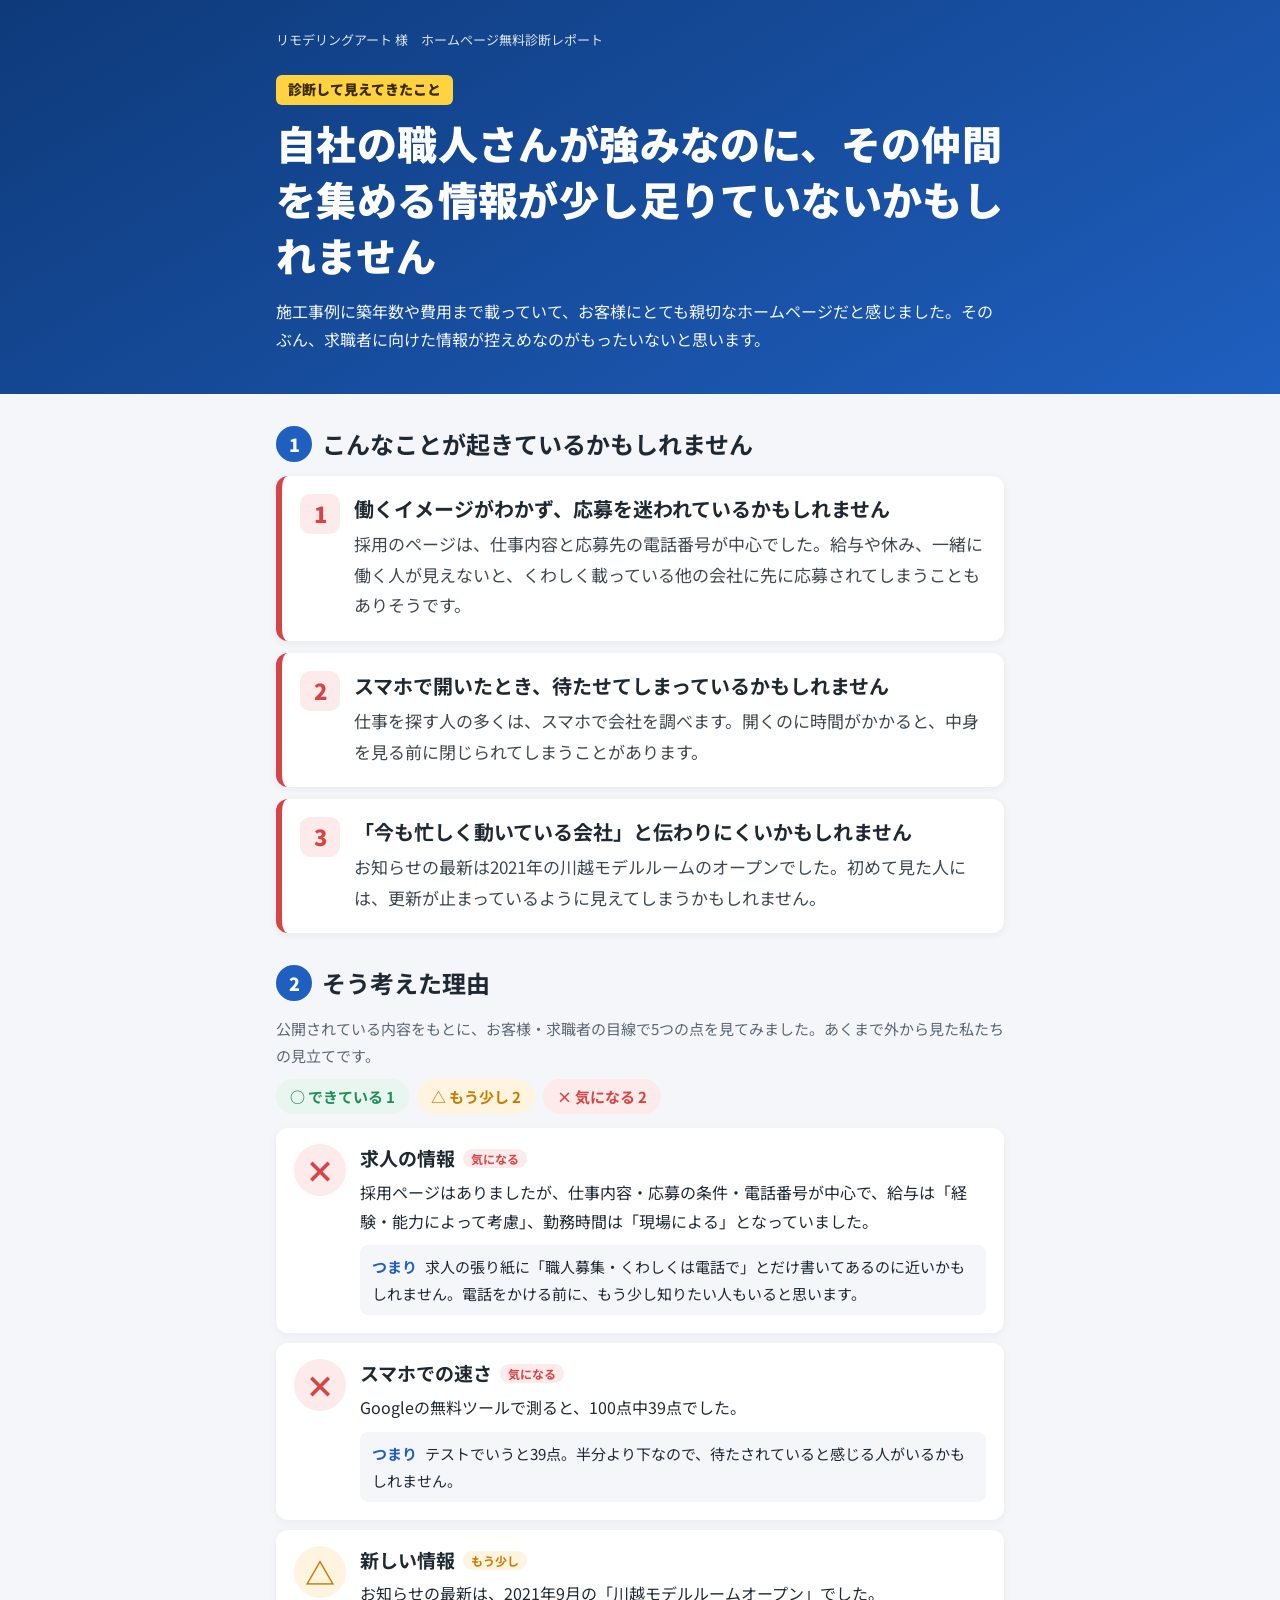
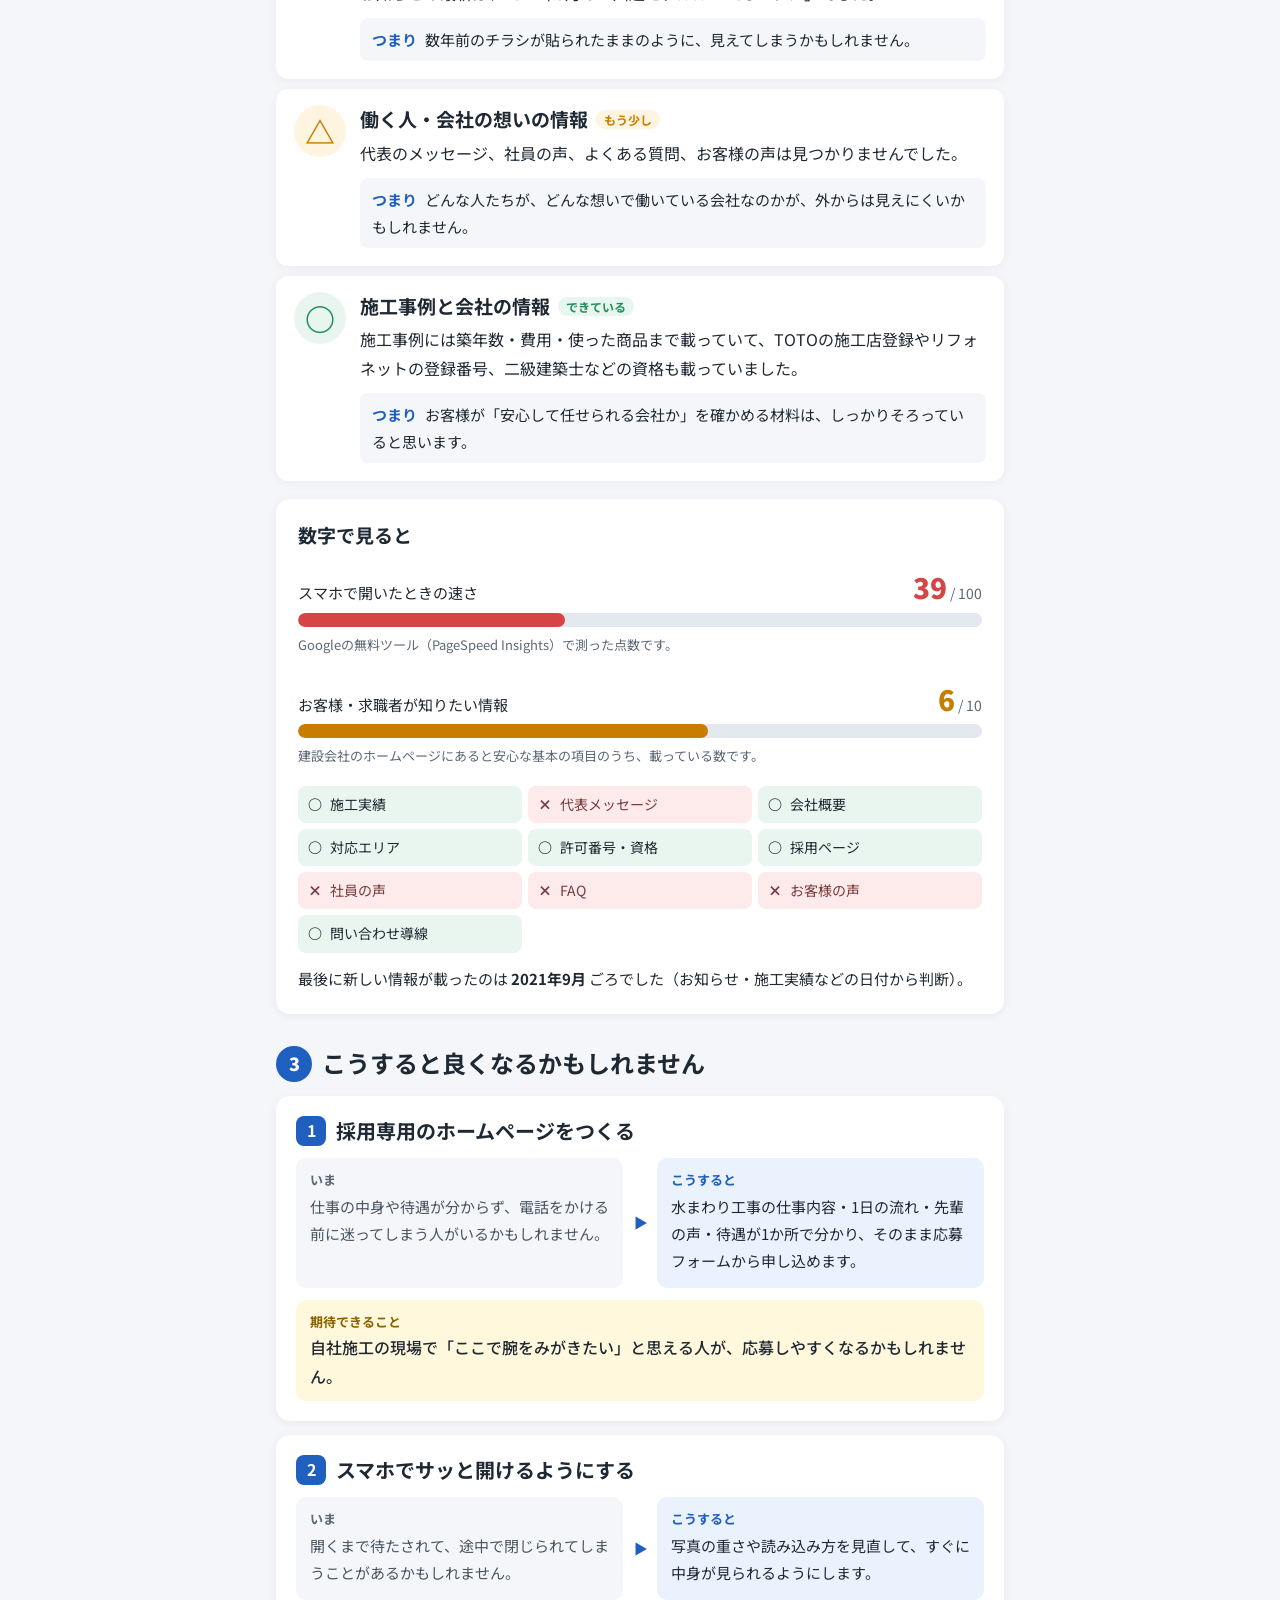
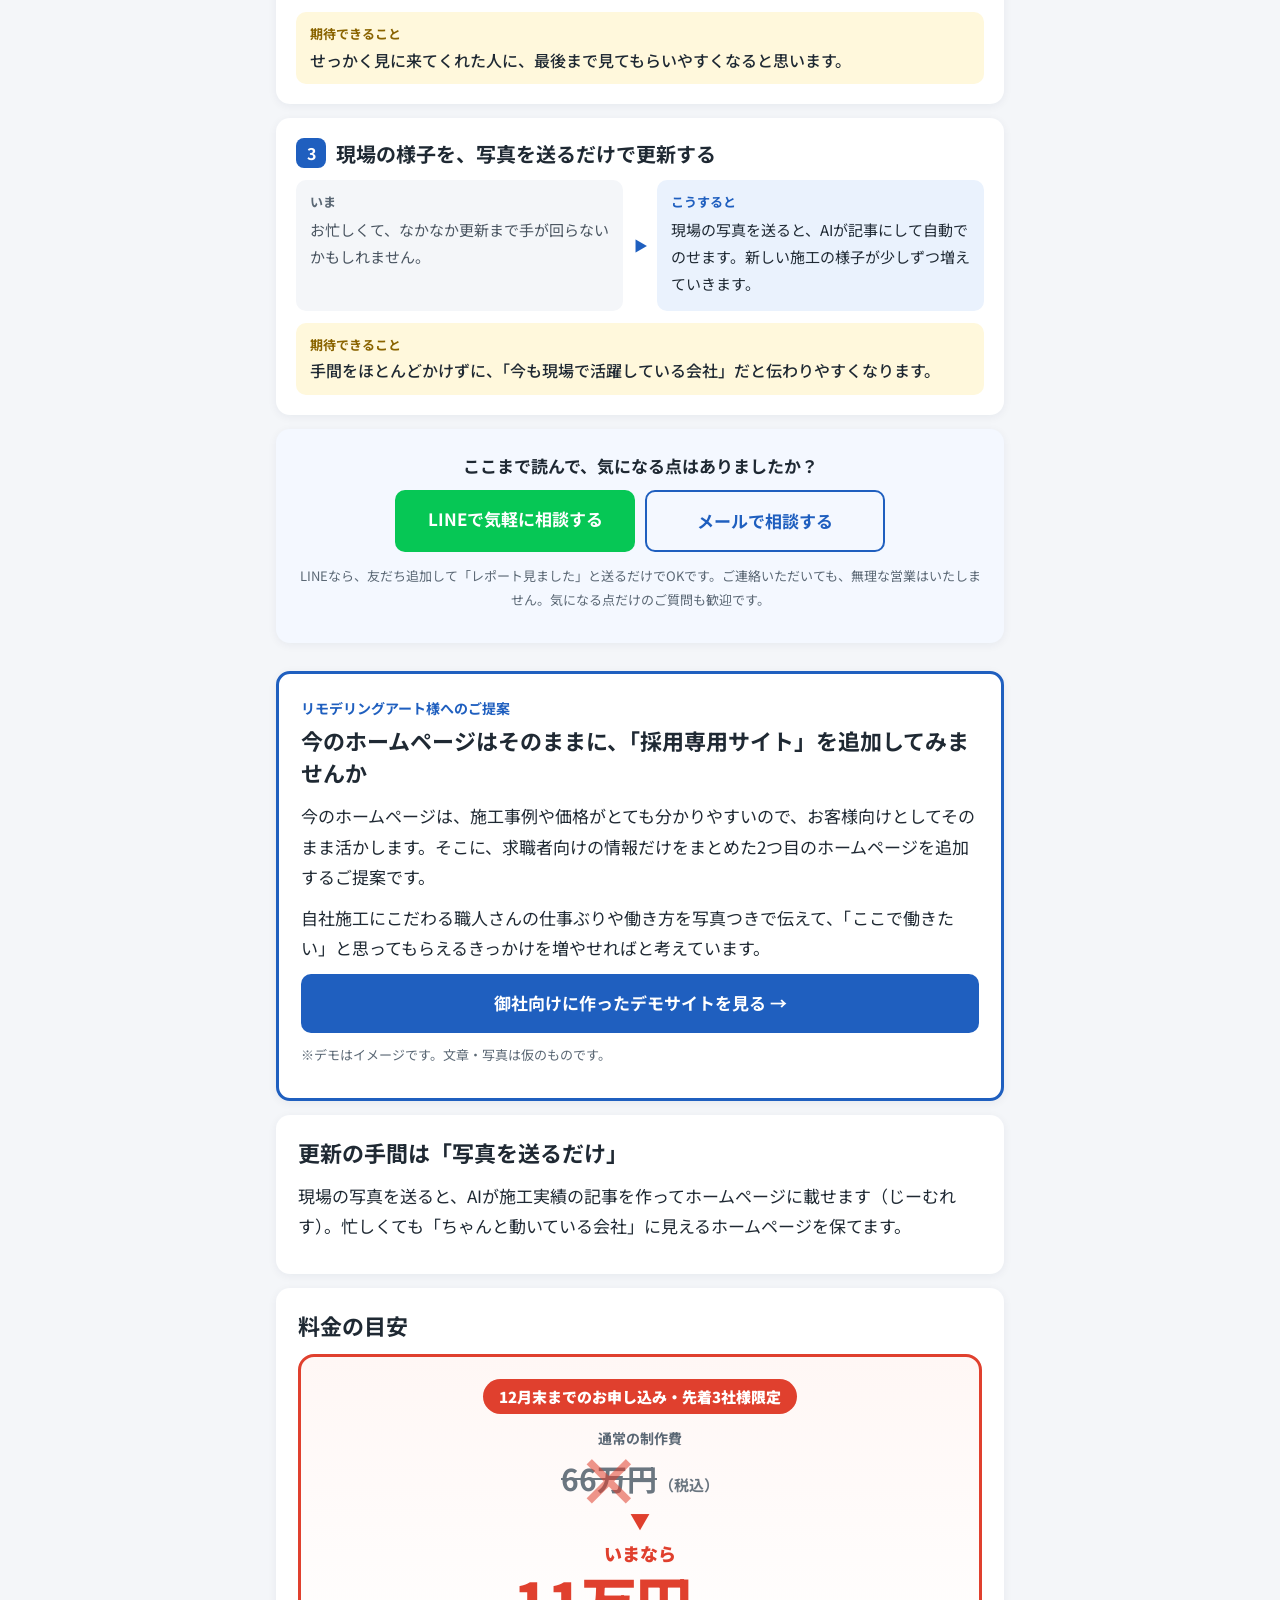
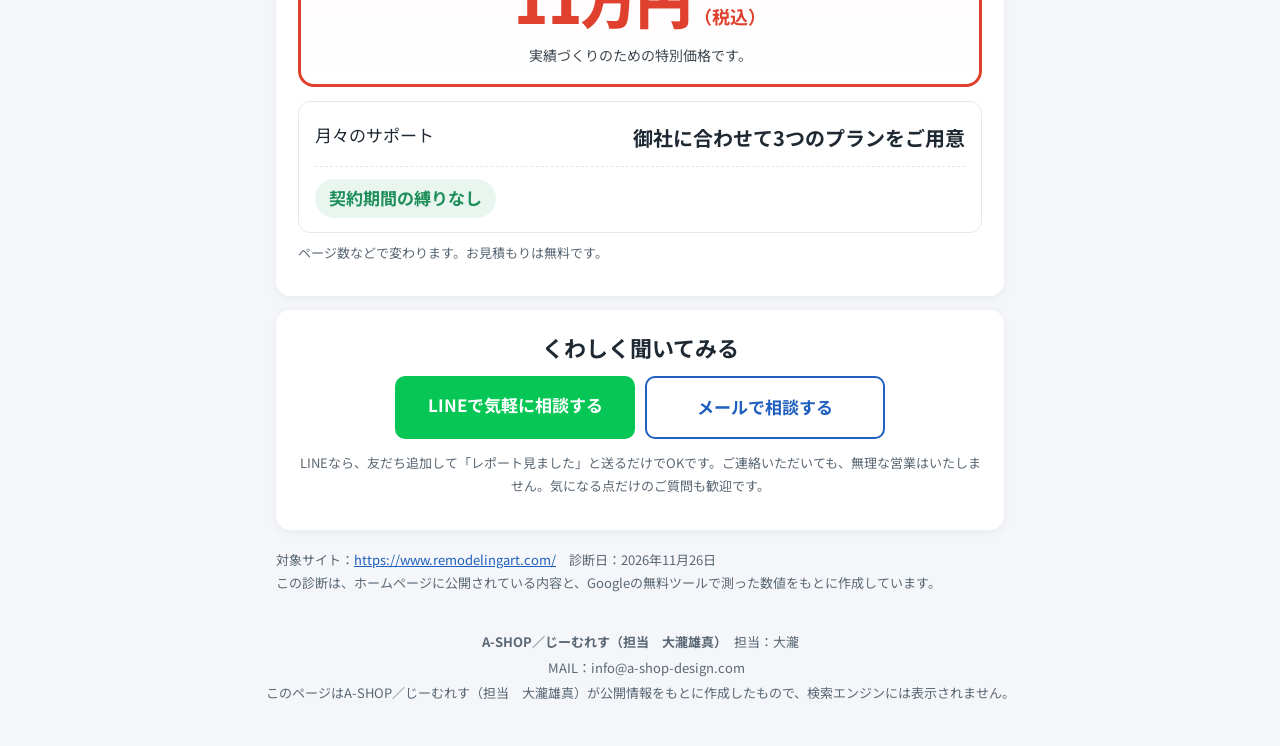
<file: index.html>
<!doctype html>
<html lang="ja">
<head>
<meta charset="utf-8">
<meta name="viewport" content="width=device-width, initial-scale=1">
<meta name="robots" content="noindex,nofollow,noarchive">
<meta name="referrer" content="no-referrer">
<title>リモデリングアート様 ホームページ無料診断レポート｜A-SHOP／じーむれす（担当　大瀧雄真）</title>

<link rel="preconnect" href="https://fonts.googleapis.com">
<link rel="preconnect" href="https://fonts.gstatic.com" crossorigin>
<link href="https://fonts.googleapis.com/css2?family=Montserrat:wght@600;700;800&family=Noto+Sans+JP:wght@400;500;700;900&display=swap" rel="stylesheet">
<link rel="stylesheet" href="assets/report.css">

<script src="assets/track.js" data-endpoint="https://script.google.com/macros/s/AKfycbwpE-IAD2MtarXB1zghsXG4T4NaQBpJMcxHvKkSg7DnIPHrKGtFezzL0gnz2e9B6DPX/exec" data-t="otghmz4jpei9bdjnbq82" defer></script>
</head>
<body>
<header class="hero">
  <div class="wrap">
    <p class="eyebrow">リモデリングアート 様　ホームページ無料診断レポート</p>
    <p class="conclusion-label">診断して見えてきたこと</p>
    <h1 class="conclusion">自社の職人さんが強みなのに、その仲間を集める情報が少し足りていないかもしれません</h1>
    <p class="conclusion-note">施工事例に築年数や費用まで載っていて、お客様にとても親切なホームページだと感じました。そのぶん、求職者に向けた情報が控えめなのがもったいないと思います。</p>
  </div>
</header>

<main class="wrap">
  <section class="problems">
    <h2 class="section-title"><span class="step">1</span>こんなことが起きているかもしれません</h2>
    <div class="problem">
      <div class="problem-num">1</div>
      <div><h3>働くイメージがわかず、応募を迷われているかもしれません</h3><p>採用のページは、仕事内容と応募先の電話番号が中心でした。給与や休み、一緒に働く人が見えないと、くわしく載っている他の会社に先に応募されてしまうこともありそうです。</p></div>
    </div><div class="problem">
      <div class="problem-num">2</div>
      <div><h3>スマホで開いたとき、待たせてしまっているかもしれません</h3><p>仕事を探す人の多くは、スマホで会社を調べます。開くのに時間がかかると、中身を見る前に閉じられてしまうことがあります。</p></div>
    </div><div class="problem">
      <div class="problem-num">3</div>
      <div><h3>「今も忙しく動いている会社」と伝わりにくいかもしれません</h3><p>お知らせの最新は2021年の川越モデルルームのオープンでした。初めて見た人には、更新が止まっているように見えてしまうかもしれません。</p></div>
    </div>
  </section>

  <section>
    <h2 class="section-title"><span class="step">2</span>そう考えた理由</h2>
    <p class="lead">公開されている内容をもとに、お客様・求職者の目線で5つの点を見てみました。あくまで外から見た私たちの見立てです。</p>
    <div class="score-chips">
      <span class="chip ok">○ できている 1</span>
      <span class="chip warn">△ もう少し 2</span>
      <span class="chip bad">× 気になる 2</span>
    </div>
    <article class="check bad">
      <div class="check-mark" aria-label="気になる">×</div>
      <div class="check-body">
        <h3>求人の情報<span class="check-label">気になる</span></h3>
        <p class="check-result">採用ページはありましたが、仕事内容・応募の条件・電話番号が中心で、給与は「経験・能力によって考慮」、勤務時間は「現場による」となっていました。</p>
        <p class="check-meaning"><b>つまり</b>求人の張り紙に「職人募集・くわしくは電話で」とだけ書いてあるのに近いかもしれません。電話をかける前に、もう少し知りたい人もいると思います。</p>
      </div>
    </article><article class="check bad">
      <div class="check-mark" aria-label="気になる">×</div>
      <div class="check-body">
        <h3>スマホでの速さ<span class="check-label">気になる</span></h3>
        <p class="check-result">Googleの無料ツールで測ると、100点中39点でした。</p>
        <p class="check-meaning"><b>つまり</b>テストでいうと39点。半分より下なので、待たされていると感じる人がいるかもしれません。</p>
      </div>
    </article><article class="check warn">
      <div class="check-mark" aria-label="もう少し">△</div>
      <div class="check-body">
        <h3>新しい情報<span class="check-label">もう少し</span></h3>
        <p class="check-result">お知らせの最新は、2021年9月の「川越モデルルームオープン」でした。</p>
        <p class="check-meaning"><b>つまり</b>数年前のチラシが貼られたままのように、見えてしまうかもしれません。</p>
      </div>
    </article><article class="check warn">
      <div class="check-mark" aria-label="もう少し">△</div>
      <div class="check-body">
        <h3>働く人・会社の想いの情報<span class="check-label">もう少し</span></h3>
        <p class="check-result">代表のメッセージ、社員の声、よくある質問、お客様の声は見つかりませんでした。</p>
        <p class="check-meaning"><b>つまり</b>どんな人たちが、どんな想いで働いている会社なのかが、外からは見えにくいかもしれません。</p>
      </div>
    </article><article class="check ok">
      <div class="check-mark" aria-label="できている">○</div>
      <div class="check-body">
        <h3>施工事例と会社の情報<span class="check-label">できている</span></h3>
        <p class="check-result">施工事例には築年数・費用・使った商品まで載っていて、TOTOの施工店登録やリフォネットの登録番号、二級建築士などの資格も載っていました。</p>
        <p class="check-meaning"><b>つまり</b>お客様が「安心して任せられる会社か」を確かめる材料は、しっかりそろっていると思います。</p>
      </div>
    </article>

    <div class="card numbers">
      <h3>数字で見ると</h3>
      <div class="meter bad">
      <div class="meter-head"><span>スマホで開いたときの速さ</span><strong>39<small> / 100</small></strong></div>
      <div class="meter-bar"><i style="width:39%"></i></div>
      <p class="meter-note">Googleの無料ツール（PageSpeed Insights）で測った点数です。</p>
    </div>
      <div class="meter warn">
      <div class="meter-head"><span>お客様・求職者が知りたい情報</span><strong>6<small> / 10</small></strong></div>
      <div class="meter-bar"><i style="width:60%"></i></div>
      <p class="meter-note">建設会社のホームページにあると安心な基本の項目のうち、載っている数です。</p>
    </div>
      <ul class="checklist"><li class="on"><span>○</span>施工実績</li><li class="off"><span>×</span>代表メッセージ</li><li class="on"><span>○</span>会社概要</li><li class="on"><span>○</span>対応エリア</li><li class="on"><span>○</span>許可番号・資格</li><li class="on"><span>○</span>採用ページ</li><li class="off"><span>×</span>社員の声</li><li class="off"><span>×</span>FAQ</li><li class="off"><span>×</span>お客様の声</li><li class="on"><span>○</span>問い合わせ導線</li></ul>
      <p class="numbers-foot">最後に新しい情報が載ったのは <b>2021年9月</b> ごろでした（お知らせ・施工実績などの日付から判断）。</p>
    </div>

    
  </section>

  <section>
    <h2 class="section-title"><span class="step">3</span>こうすると良くなるかもしれません</h2>
    <article class="improve">
      <h3><span class="improve-num">1</span>採用専用のホームページをつくる</h3>
      <div class="ba">
        <div class="ba-before"><b>いま</b><p>仕事の中身や待遇が分からず、電話をかける前に迷ってしまう人がいるかもしれません。</p></div>
        <div class="ba-arrow" aria-hidden="true">▼</div>
        <div class="ba-after"><b>こうすると</b><p>水まわり工事の仕事内容・1日の流れ・先輩の声・待遇が1か所で分かり、そのまま応募フォームから申し込めます。</p></div>
      </div>
      <p class="merit"><b>期待できること</b>自社施工の現場で「ここで腕をみがきたい」と思える人が、応募しやすくなるかもしれません。</p>
    </article><article class="improve">
      <h3><span class="improve-num">2</span>スマホでサッと開けるようにする</h3>
      <div class="ba">
        <div class="ba-before"><b>いま</b><p>開くまで待たされて、途中で閉じられてしまうことがあるかもしれません。</p></div>
        <div class="ba-arrow" aria-hidden="true">▼</div>
        <div class="ba-after"><b>こうすると</b><p>写真の重さや読み込み方を見直して、すぐに中身が見られるようにします。</p></div>
      </div>
      <p class="merit"><b>期待できること</b>せっかく見に来てくれた人に、最後まで見てもらいやすくなると思います。</p>
    </article><article class="improve">
      <h3><span class="improve-num">3</span>現場の様子を、写真を送るだけで更新する</h3>
      <div class="ba">
        <div class="ba-before"><b>いま</b><p>お忙しくて、なかなか更新まで手が回らないかもしれません。</p></div>
        <div class="ba-arrow" aria-hidden="true">▼</div>
        <div class="ba-after"><b>こうすると</b><p>現場の写真を送ると、AIが記事にして自動でのせます。新しい施工の様子が少しずつ増えていきます。</p></div>
      </div>
      <p class="merit"><b>期待できること</b>手間をほとんどかけずに、「今も現場で活躍している会社」だと伝わりやすくなります。</p>
    </article>
  </section>

  <section class="card cta cta-mid">
    <p class="cta-mid-lead">ここまで読んで、気になる点はありましたか？</p>
    <div class="contact-btns"><a class="btn btn-line" href="https://line.me/R/ti/p/@323csqvx" target="_blank" rel="noopener">LINEで気軽に相談する</a><a class="btn btn-ghost" href="mailto:info@a-shop-design.com?subject=%E3%83%AA%E3%83%A2%E3%83%87%E3%83%AA%E3%83%B3%E3%82%B0%E3%82%A2%E3%83%BC%E3%83%88%EF%BC%9A%E7%84%A1%E6%96%99%E8%A8%BA%E6%96%AD%E3%83%BB%E3%83%87%E3%83%A2%E3%81%AB%E3%81%A4%E3%81%84%E3%81%A6">メールで相談する</a></div>
<p class="small">LINEなら、友だち追加して「レポート見ました」と送るだけでOKです。ご連絡いただいても、無理な営業はいたしません。気になる点だけのご質問も歓迎です。</p>
  </section>

  <section class="card proposal-box">
    <p class="proposal-eyebrow">リモデリングアート様へのご提案</p>
    <h2>今のホームページはそのままに、「採用専用サイト」を追加してみませんか</h2>
    <p>今のホームページは、施工事例や価格がとても分かりやすいので、お客様向けとしてそのまま活かします。そこに、求職者向けの情報だけをまとめた2つ目のホームページを追加するご提案です。</p><p>自社施工にこだわる職人さんの仕事ぶりや働き方を写真つきで伝えて、「ここで働きたい」と思ってもらえるきっかけを増やせればと考えています。</p>
    <p><a class="btn btn-primary btn-block" href="demo/">御社向けに作ったデモサイトを見る →</a></p><p class="small">※デモはイメージです。文章・写真は仮のものです。</p>
  </section>

  <section class="card">
    <h2>更新の手間は「写真を送るだけ」</h2>
    <p>現場の写真を送ると、AIが施工実績の記事を作ってホームページに載せます（じーむれす）。忙しくても「ちゃんと動いている会社」に見えるホームページを保てます。</p>
  </section>

  <section class="card">
    <h2>料金の目安</h2>
    <div class="deal">
  <p class="deal-ribbon">12月末までのお申し込み・先着3社様限定</p>
  <div class="deal-was"><span class="deal-label">通常の制作費</span><span class="deal-was-price"><span class="deal-was-num"><s>66万円</s><i class="deal-x" aria-hidden="true">✕</i></span><small>（税込）</small></span></div>
  <div class="deal-arrow" aria-hidden="true">▼</div>
  <div class="deal-now"><span class="deal-label">いまなら</span><strong>11万円</strong><small>（税込）</small></div>
  <p class="deal-note">実績づくりのための特別価格です。</p>
</div><div class="price">
  
  <div class="price-row"><span>月々のサポート</span><strong>御社に合わせて3つのプランをご用意</strong></div>
  <div class="price-badge">契約期間の縛りなし</div>
</div>

    <p class="small">ページ数などで変わります。お見積もりは無料です。</p>
  </section>

  <section class="card cta">
    <h2>くわしく聞いてみる</h2>
    <div class="contact-btns"><a class="btn btn-line" href="https://line.me/R/ti/p/@323csqvx" target="_blank" rel="noopener">LINEで気軽に相談する</a><a class="btn btn-ghost" href="mailto:info@a-shop-design.com?subject=%E3%83%AA%E3%83%A2%E3%83%87%E3%83%AA%E3%83%B3%E3%82%B0%E3%82%A2%E3%83%BC%E3%83%88%EF%BC%9A%E7%84%A1%E6%96%99%E8%A8%BA%E6%96%AD%E3%83%BB%E3%83%87%E3%83%A2%E3%81%AB%E3%81%A4%E3%81%84%E3%81%A6">メールで相談する</a></div>
<p class="small">LINEなら、友だち追加して「レポート見ました」と送るだけでOKです。ご連絡いただいても、無理な営業はいたしません。気になる点だけのご質問も歓迎です。</p>
  </section>

  <p class="about small">対象サイト：<a href="https://www.remodelingart.com/" rel="noopener noreferrer" target="_blank">https://www.remodelingart.com/</a>　診断日：2026年11月26日<br>この診断は、ホームページに公開されている内容と、Googleの無料ツールで測った数値をもとに作成しています。</p>
</main>
<footer class="sender">
<p><strong>A-SHOP／じーむれす（担当　大瀧雄真）</strong>　担当：大瀧</p>
<p>　MAIL：info@a-shop-design.com</p>
<p class="small">このページはA-SHOP／じーむれす（担当　大瀧雄真）が公開情報をもとに作成したもので、検索エンジンには表示されません。</p>
</footer>
<nav class="sticky-contact" aria-label="お問い合わせ"><a class="sc-line" href="https://line.me/R/ti/p/@323csqvx" target="_blank" rel="noopener">LINEで相談</a></nav>
</body>
</html>
</file>
<file: assets/report.css>
:root {
  --ink: #1f2933;
  --sub: #5b6875;
  --line: #e3e8ee;
  --bg: #f4f6f9;
  --card: #fff;
  --brand: #1f5fbf;
  --brand-2: #0e3a7a;
  --ok: #1e8e5a;
  --ok-bg: #e8f6ef;
  --warn: #c77d00;
  --warn-bg: #fff4e0;
  --bad: #d64545;
  --bad-bg: #fdeaea;
}
* { box-sizing: border-box; }
html { -webkit-text-size-adjust: 100%; }
body { margin: 0; font-family: 'Noto Sans JP', 'Hiragino Sans', 'Yu Gothic', sans-serif; color: var(--ink); background: var(--bg); line-height: 1.8; font-size: 17px; }
a { color: var(--brand); }
.wrap { max-width: 760px; margin: 0 auto; padding: 0 16px; }
.small { font-size: 13px; color: var(--sub); }
h2 { font-size: 22px; margin: 0 0 12px; line-height: 1.45; }
h3 { font-size: 19px; margin: 0 0 6px; line-height: 1.45; }
p { margin: 0 0 10px; }
b { font-weight: 700; }

/* 1. 結論 */
.hero { background: linear-gradient(150deg, var(--brand-2), var(--brand)); color: #fff; padding: 28px 0 40px; }
.hero .eyebrow { margin: 0 0 22px; font-size: 13px; opacity: .85; }
.conclusion-label { display: inline-block; margin: 0 0 10px; background: #ffd23f; color: #3a2a00; font-weight: 900; font-size: 14px; padding: 2px 12px; border-radius: 6px; }
.conclusion { font-size: clamp(26px, 7.2vw, 40px); font-weight: 900; line-height: 1.4; margin: 0 0 14px; letter-spacing: .01em; }
.conclusion-note { font-size: 16px; opacity: .95; margin: 0; }

main { padding: 8px 0 32px; }
.section-title { display: flex; align-items: center; gap: 10px; font-size: 24px; margin: 32px 0 14px; }
.step { flex: 0 0 auto; width: 36px; height: 36px; border-radius: 50%; background: var(--brand); color: #fff; display: inline-flex; align-items: center; justify-content: center; font-size: 18px; font-weight: 900; }
.lead { color: var(--sub); font-size: 15px; }
.card { background: var(--card); border-radius: 14px; padding: 22px; margin-bottom: 14px; box-shadow: 0 2px 10px rgba(16, 38, 70, .06); }

.problem { display: flex; gap: 14px; align-items: flex-start; background: var(--card); border-left: 6px solid var(--bad); border-radius: 12px; padding: 18px 18px 10px; margin-bottom: 12px; box-shadow: 0 2px 10px rgba(16, 38, 70, .06); }
.problem-num { flex: 0 0 auto; width: 40px; height: 40px; border-radius: 10px; background: var(--bad-bg); color: var(--bad); font-weight: 900; font-size: 22px; display: flex; align-items: center; justify-content: center; }
.problem h3 { font-size: 20px; }
.problem p { color: #3d4852; }

/* 2. 理由 */
.score-chips { display: flex; flex-wrap: wrap; gap: 8px; margin: 4px 0 14px; }
.chip { font-weight: 700; font-size: 15px; padding: 4px 14px; border-radius: 999px; }
.chip.ok { background: var(--ok-bg); color: var(--ok); } .chip.warn { background: var(--warn-bg); color: var(--warn); } .chip.bad { background: var(--bad-bg); color: var(--bad); }

.check { display: flex; gap: 14px; background: var(--card); border-radius: 12px; padding: 16px 18px 8px; margin-bottom: 10px; box-shadow: 0 2px 10px rgba(16, 38, 70, .05); }
.check-mark { flex: 0 0 auto; width: 52px; height: 52px; border-radius: 50%; font-size: 30px; font-weight: 900; display: flex; align-items: center; justify-content: center; line-height: 1; }
.check.ok .check-mark { background: var(--ok-bg); color: var(--ok); }
.check.warn .check-mark { background: var(--warn-bg); color: var(--warn); }
.check.bad .check-mark { background: var(--bad-bg); color: var(--bad); }
.check-body { flex: 1; min-width: 0; }
.check-label { font-size: 12px; font-weight: 700; margin-left: 8px; padding: 1px 8px; border-radius: 999px; vertical-align: 2px; }
.check.ok .check-label { background: var(--ok-bg); color: var(--ok); } .check.warn .check-label { background: var(--warn-bg); color: var(--warn); } .check.bad .check-label { background: var(--bad-bg); color: var(--bad); }
.check-result { font-size: 16px; }
.check-meaning { font-size: 15px; background: var(--bg); border-radius: 8px; padding: 8px 12px; }
.check-meaning b { display: inline-block; margin-right: 8px; color: var(--brand); }

.numbers { margin-top: 18px; }
.meter { margin: 14px 0 18px; }
.meter-head { display: flex; justify-content: space-between; align-items: baseline; gap: 8px; font-size: 15px; }
.meter-head strong { font-size: 28px; font-weight: 900; }
.meter-head small { font-size: 14px; color: var(--sub); font-weight: 400; }
.meter.ok strong { color: var(--ok); } .meter.warn strong { color: var(--warn); } .meter.bad strong { color: var(--bad); }
.meter-bar { height: 14px; background: var(--line); border-radius: 999px; overflow: hidden; }
.meter-bar i { display: block; height: 100%; border-radius: 999px; }
.meter.ok i { background: var(--ok); } .meter.warn i { background: var(--warn); } .meter.bad i { background: var(--bad); }
.meter-note { font-size: 13px; color: var(--sub); margin: 6px 0 0; }
.checklist { list-style: none; padding: 0; margin: 0 0 12px; display: grid; grid-template-columns: repeat(2, 1fr); gap: 6px; }
.checklist li { padding: 6px 10px; border-radius: 8px; font-size: 14px; display: flex; gap: 8px; align-items: center; }
.checklist li.on { background: var(--ok-bg); } .checklist li.off { background: var(--bad-bg); color: #7a3b3b; }
.checklist li span { font-weight: 900; width: 1em; text-align: center; }
.numbers-foot { font-size: 15px; margin: 0; }

.table { width: 100%; border-collapse: collapse; font-size: 15px; }
.table th, .table td { border-bottom: 1px solid var(--line); padding: 8px; text-align: left; }

/* 3. 改善とメリット */
.improve { background: var(--card); border-radius: 14px; padding: 20px; margin-bottom: 14px; box-shadow: 0 2px 10px rgba(16, 38, 70, .06); }
.improve h3 { display: flex; gap: 10px; align-items: center; font-size: 20px; margin-bottom: 12px; }
.improve-num { flex: 0 0 auto; width: 30px; height: 30px; border-radius: 8px; background: var(--brand); color: #fff; font-size: 16px; display: inline-flex; align-items: center; justify-content: center; }
.ba-before, .ba-after { border-radius: 10px; padding: 10px 14px 4px; font-size: 15px; }
.ba-before { background: var(--bg); color: #4a5561; }
.ba-after { background: #eaf2fd; }
.ba b { display: block; font-size: 13px; margin-bottom: 2px; }
.ba-before b { color: var(--sub); } .ba-after b { color: var(--brand); }
.ba-arrow { text-align: center; color: var(--brand); font-size: 14px; line-height: 1; padding: 6px 0; }
.merit { margin: 12px 0 0; background: #fff8dc; border-radius: 10px; padding: 10px 14px; font-size: 16px; font-weight: 500; }
.merit b { display: block; font-size: 13px; color: #8a6400; }

.proposal-box { border: 3px solid var(--brand); margin-top: 28px; }
.proposal-eyebrow { color: var(--brand); font-weight: 700; font-size: 14px; margin-bottom: 4px; }

.price { border: 1px solid var(--line); border-radius: 12px; padding: 8px 16px; margin-bottom: 8px; }
.price-row { display: flex; justify-content: space-between; gap: 12px; padding: 10px 0; border-bottom: 1px dashed var(--line); flex-wrap: wrap; }
.price-row strong { font-size: 20px; }
.price-badge { display: inline-block; margin: 12px 0 6px; background: var(--ok-bg); color: var(--ok); font-weight: 700; padding: 4px 14px; border-radius: 999px; }

.price-special { background: #fff8dc; border-radius: 10px; padding: 10px 14px; font-weight: 500; }
.price-special b { display: block; font-size: 13px; color: #8a6400; }

.cta { text-align: center; }
.contact-btns { display: flex; gap: 10px; justify-content: center; flex-wrap: wrap; margin: 8px 0 12px; }
.btn { display: inline-block; padding: 14px 22px; border-radius: 10px; text-decoration: none; font-weight: 700; }
.btn-primary { background: var(--brand); color: #fff; }
.btn-ghost { border: 2px solid var(--brand); color: var(--brand); }
.btn-block { display: block; text-align: center; }
.btn-line { background: #06c755; color: #fff; }
.contact-btns .btn { min-width: 240px; text-align: center; }
.cta-mid { background: #f4f8ff; }
.cta-mid-lead { font-weight: 700; font-size: 17px; margin: 0 0 6px; }

/* スマホ：画面下に固定する問い合わせバー */
.sticky-contact { display: none; }
@media (max-width: 719px) {
  body { padding-bottom: 64px; }
  .sticky-contact { display: flex; position: fixed; left: 0; right: 0; bottom: 0; z-index: 60; box-shadow: 0 -6px 20px -10px rgba(0, 0, 0, .3); }
  .sticky-contact a { flex: 1; display: flex; align-items: center; justify-content: center; height: 56px; font-weight: 700; text-decoration: none; font-size: 15px; color: #fff; }
  .sticky-contact .sc-line { background: #06c755; }
  .sticky-contact .sc-tel { background: var(--brand); }
  .contact-btns .btn { width: 100%; min-width: 0; }
}

.about { margin-top: 18px; word-break: break-all; }
.sender { text-align: center; font-size: 13px; color: var(--sub); padding: 24px 16px 40px; }
.sender p { margin: 2px 0; }

@media (min-width: 720px) {
  .ba { display: grid; grid-template-columns: 1fr auto 1fr; gap: 10px; align-items: stretch; }
  .ba-arrow { transform: rotate(-90deg); align-self: center; }
  .checklist { grid-template-columns: repeat(3, 1fr); }
}
@media (max-width: 420px) {
  .card, .improve { padding: 18px 16px; }
  .check { gap: 12px; padding: 14px 14px 6px; }
  .check-mark { width: 44px; height: 44px; font-size: 26px; }
}

/* 特別価格（通常 → いまなら） */
.deal { position: relative; text-align: center; background: linear-gradient(180deg, #fff7f5, #fff); border: 3px solid #e0402e; border-radius: 16px; padding: 22px 16px 16px; margin: 6px 0 14px; }
.deal-ribbon { display: inline-block; margin: 0 0 12px; background: #e0402e; color: #fff; font-weight: 900; font-size: 15px; padding: 4px 16px; border-radius: 999px; }
.deal-label { display: block; font-size: 14px; color: #5b6875; font-weight: 700; }
.deal-was-price { position: relative; display: inline-block; font-size: 30px; font-weight: 700; color: #6b7680; padding: 0 14px; }
.deal-was-price small { font-size: 15px; margin-left: 2px; }
.deal-was-price s { text-decoration-thickness: 2px; }
.deal-x { position: absolute; left: 50%; top: 50%; transform: translate(-50%, -52%); font-style: normal; font-size: 76px; line-height: 1; color: rgba(224, 64, 46, .55); font-weight: 400; pointer-events: none; }
.deal-arrow { color: #e0402e; font-size: 20px; line-height: 1; margin: 6px 0; }
.deal-now strong { font-size: 56px; font-weight: 900; color: #e0402e; line-height: 1.1; letter-spacing: -.01em; }
.deal-now small { font-size: 18px; font-weight: 700; color: #e0402e; margin-left: 2px; }
.deal-now .deal-label { color: #e0402e; font-size: 18px; font-weight: 900; }
.deal-note { margin: 10px 0 0; font-size: 14px; color: #3d4852; }
.deal-was-num { position: relative; display: inline-block; }
</file>
